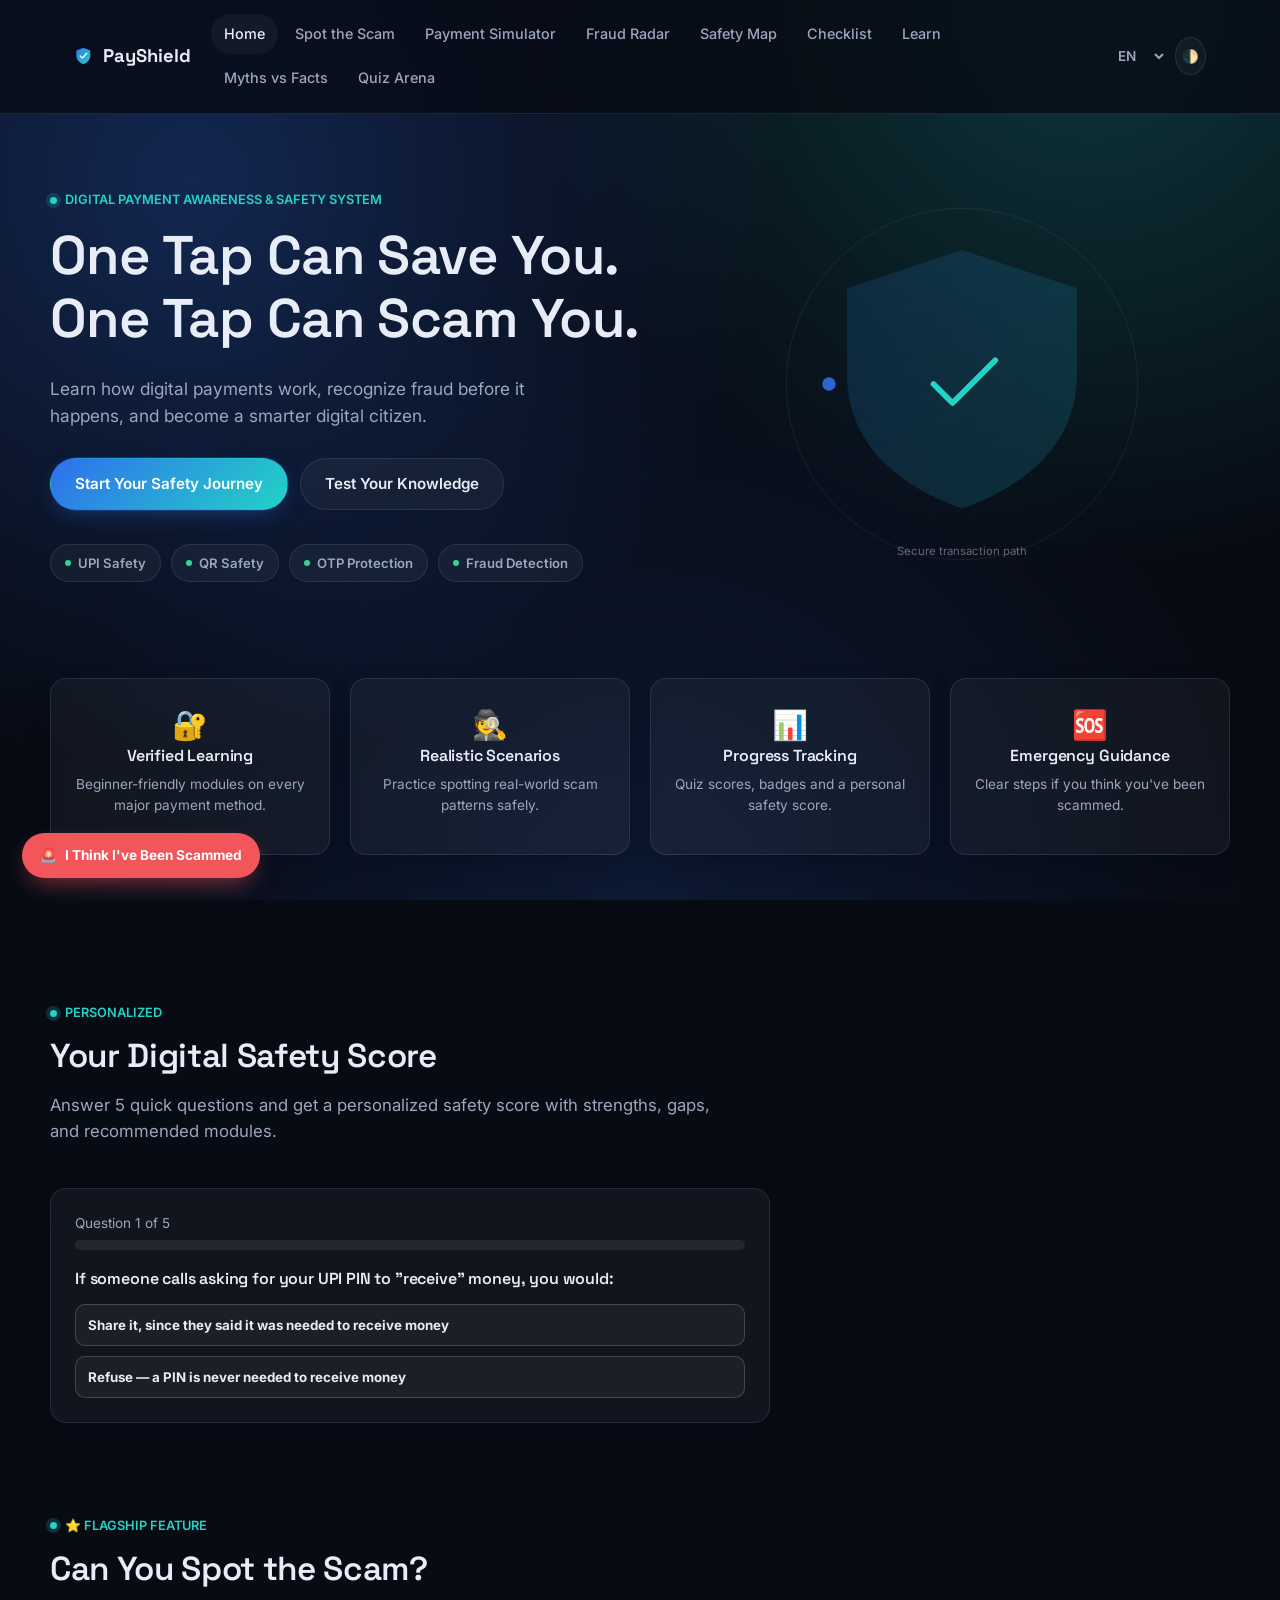
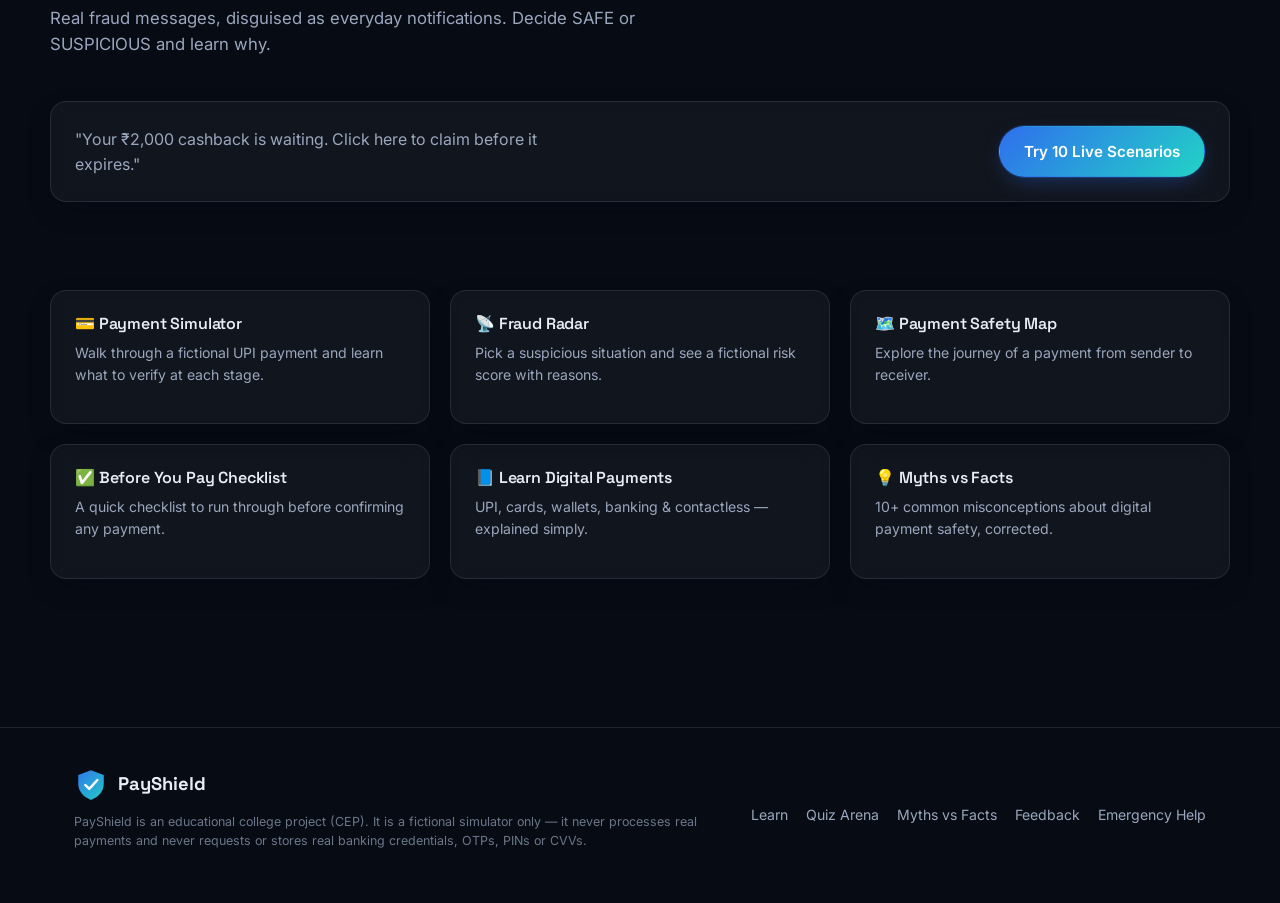
<file: payshield/frontend/pages/index.html>
<!DOCTYPE html>
<html lang="en">
<head>
<meta charset="UTF-8" />
<meta name="viewport" content="width=device-width, initial-scale=1.0" />
<title>PayShield — Think Before You Pay.</title>
<meta name="description" content="PayShield teaches you to use digital payments safely and spot fraud before it happens." />
<link rel="stylesheet" href="../css/style.css" />
</head>
<body data-page="home">

<div id="navbar-root"></div>

<header class="hero container">
  <div>
    <div class="eyebrow">DIGITAL PAYMENT AWARENESS &amp; SAFETY SYSTEM</div>
    <h1 data-i18n="hero_headline">One Tap Can Save You. One Tap Can Scam You.</h1>
    <p class="hero-sub" data-i18n="hero_sub">Learn how digital payments work, recognize fraud before it happens, and become a smarter digital citizen.</p>
    <div class="hero-cta">
      <a href="learn.html" class="btn btn-primary" data-i18n="hero_cta1">Start Your Safety Journey</a>
      <a href="quiz.html" class="btn btn-ghost" data-i18n="hero_cta2">Test Your Knowledge</a>
    </div>
    <div class="hero-badges">
      <span class="chip"><span class="dot"></span> UPI Safety</span>
      <span class="chip"><span class="dot"></span> QR Safety</span>
      <span class="chip"><span class="dot"></span> OTP Protection</span>
      <span class="chip"><span class="dot"></span> Fraud Detection</span>
    </div>
  </div>

  <div class="hero-visual">
    <div class="shield-stage">
      <svg viewBox="0 0 400 400" xmlns="http://www.w3.org/2000/svg">
        <defs>
          <linearGradient id="heroShieldGrad" x1="0" y1="0" x2="400" y2="400" gradientUnits="userSpaceOnUse">
            <stop stop-color="#2F6FED"/><stop offset="1" stop-color="#22D3C6"/>
          </linearGradient>
          <path id="orbitPath" d="M 60 200 C 60 100, 340 100, 340 200 C 340 300, 60 300, 60 200 Z" fill="none"/>
        </defs>
        <circle cx="200" cy="200" r="185" fill="none" stroke="currentColor" stroke-opacity="0.08" stroke-width="1"/>
        <path d="M200 60 L320 100 V190 C320 260 270 305 200 330 C130 305 80 260 80 190 V100 Z" fill="url(#heroShieldGrad)" opacity="0.16" stroke="url(#heroShieldGrad)" stroke-width="2"/>
        <path d="M170 200 L190 220 L235 175" stroke="#22D3C6" stroke-width="6" stroke-linecap="round" stroke-linejoin="round" fill="none"/>
        <g opacity="0.9">
          <circle r="7" fill="#2F6FED" class="pulse-dot" style="offset-path:path('M 60 200 C 60 100, 340 100, 340 200 C 340 300, 60 300, 60 200 Z');"/>
        </g>
        <text x="200" y="380" text-anchor="middle" fill="currentColor" opacity="0.4" font-size="12" font-family="Inter">Secure transaction path</text>
      </svg>
    </div>
  </div>
</header>

<section class="section-tight container">
  <div class="grid grid-4">
    <div class="card card-hover center"><div style="font-size:1.8rem;">🔐</div><h4>Verified Learning</h4><p style="font-size:.85rem;">Beginner-friendly modules on every major payment method.</p></div>
    <div class="card card-hover center"><div style="font-size:1.8rem;">🕵️</div><h4>Realistic Scenarios</h4><p style="font-size:.85rem;">Practice spotting real-world scam patterns safely.</p></div>
    <div class="card card-hover center"><div style="font-size:1.8rem;">📊</div><h4>Progress Tracking</h4><p style="font-size:.85rem;">Quiz scores, badges and a personal safety score.</p></div>
    <div class="card card-hover center"><div style="font-size:1.8rem;">🆘</div><h4>Emergency Guidance</h4><p style="font-size:.85rem;">Clear steps if you think you've been scammed.</p></div>
  </div>
</section>

<!-- Digital Safety Score -->
<section class="section container">
  <div class="section-head">
    <div class="eyebrow">PERSONALIZED</div>
    <h2>Your Digital Safety Score</h2>
    <p>Answer 5 quick questions and get a personalized safety score with strengths, gaps, and recommended modules.</p>
  </div>
  <div class="card" id="safetyScoreCard" style="max-width:720px;">
    <div id="safetyScoreQuiz"></div>
  </div>
</section>

<!-- Spot the Scam teaser -->
<section class="section container" style="padding-top:0;">
  <div class="section-head">
    <div class="eyebrow">⭐ FLAGSHIP FEATURE</div>
    <h2>Can You Spot the Scam?</h2>
    <p>Real fraud messages, disguised as everyday notifications. Decide SAFE or SUSPICIOUS and learn why.</p>
  </div>
  <div class="card" style="display:flex; align-items:center; justify-content:space-between; gap:20px; flex-wrap:wrap;">
    <div style="max-width:480px;">
      <p style="margin:0;">"Your ₹2,000 cashback is waiting. Click here to claim before it expires."</p>
    </div>
    <a href="scenarios.html" class="btn btn-primary">Try 10 Live Scenarios</a>
  </div>
</section>

<!-- Feature grid -->
<section class="section container" style="padding-top:0;">
  <div class="grid grid-3">
    <a href="simulator.html" class="card card-hover"><h4>💳 Payment Simulator</h4><p style="font-size:.88rem;">Walk through a fictional UPI payment and learn what to verify at each stage.</p></a>
    <a href="fraud-radar.html" class="card card-hover"><h4>📡 Fraud Radar</h4><p style="font-size:.88rem;">Pick a suspicious situation and see a fictional risk score with reasons.</p></a>
    <a href="safety-map.html" class="card card-hover"><h4>🗺️ Payment Safety Map</h4><p style="font-size:.88rem;">Explore the journey of a payment from sender to receiver.</p></a>
    <a href="checklist.html" class="card card-hover"><h4>✅ Before You Pay Checklist</h4><p style="font-size:.88rem;">A quick checklist to run through before confirming any payment.</p></a>
    <a href="learn.html" class="card card-hover"><h4>📘 Learn Digital Payments</h4><p style="font-size:.88rem;">UPI, cards, wallets, banking &amp; contactless — explained simply.</p></a>
    <a href="myths.html" class="card card-hover"><h4>💡 Myths vs Facts</h4><p style="font-size:.88rem;">10+ common misconceptions about digital payment safety, corrected.</p></a>
  </div>
</section>

<div id="footer-root"></div>

<script src="../js/api.js"></script>
<script src="../js/i18n.js"></script>
<script src="../js/main.js"></script>
<script src="../components/components.js"></script>
<script src="../js/safetyScore.js"></script>
<script>PayShieldComponents.mount('home');</script>
</body>
</html>
</file>
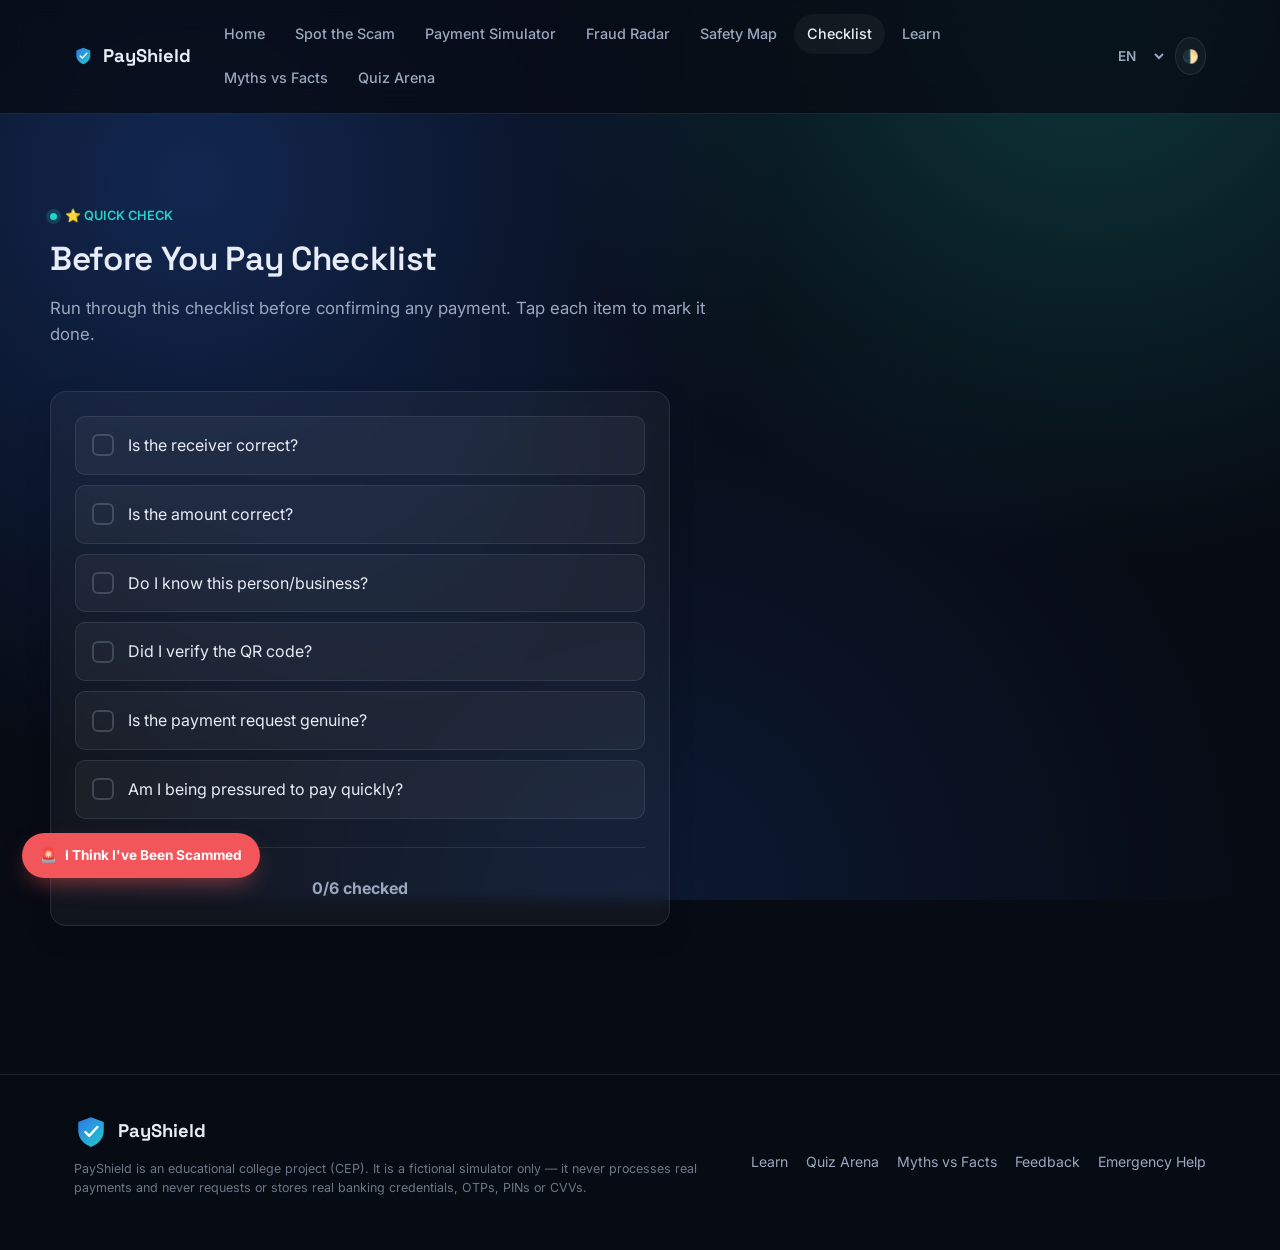
<file: payshield/frontend/pages/checklist.html>
<!DOCTYPE html>
<html lang="en">
<head>
<meta charset="UTF-8" />
<meta name="viewport" content="width=device-width, initial-scale=1.0" />
<title>Before You Pay Checklist — PayShield</title>
<link rel="stylesheet" href="../css/style.css" />
</head>
<body data-page="checklist">

<div id="navbar-root"></div>

<section class="section container">
  <div class="section-head">
    <div class="eyebrow">⭐ QUICK CHECK</div>
    <h2>Before You Pay Checklist</h2>
    <p>Run through this checklist before confirming any payment. Tap each item to mark it done.</p>
  </div>

  <div class="card" style="max-width:620px;">
    <div id="checklistItems"></div>
    <div class="divider"></div>
    <div id="checklistResult" class="center" style="font-weight:700;"></div>
  </div>
</section>

<div id="footer-root"></div>

<script src="../js/api.js"></script>
<script src="../js/i18n.js"></script>
<script src="../js/main.js"></script>
<script src="../components/components.js"></script>
<script src="../js/checklist.js"></script>
<script>PayShieldComponents.mount('checklist');</script>
</body>
</html>
</file>
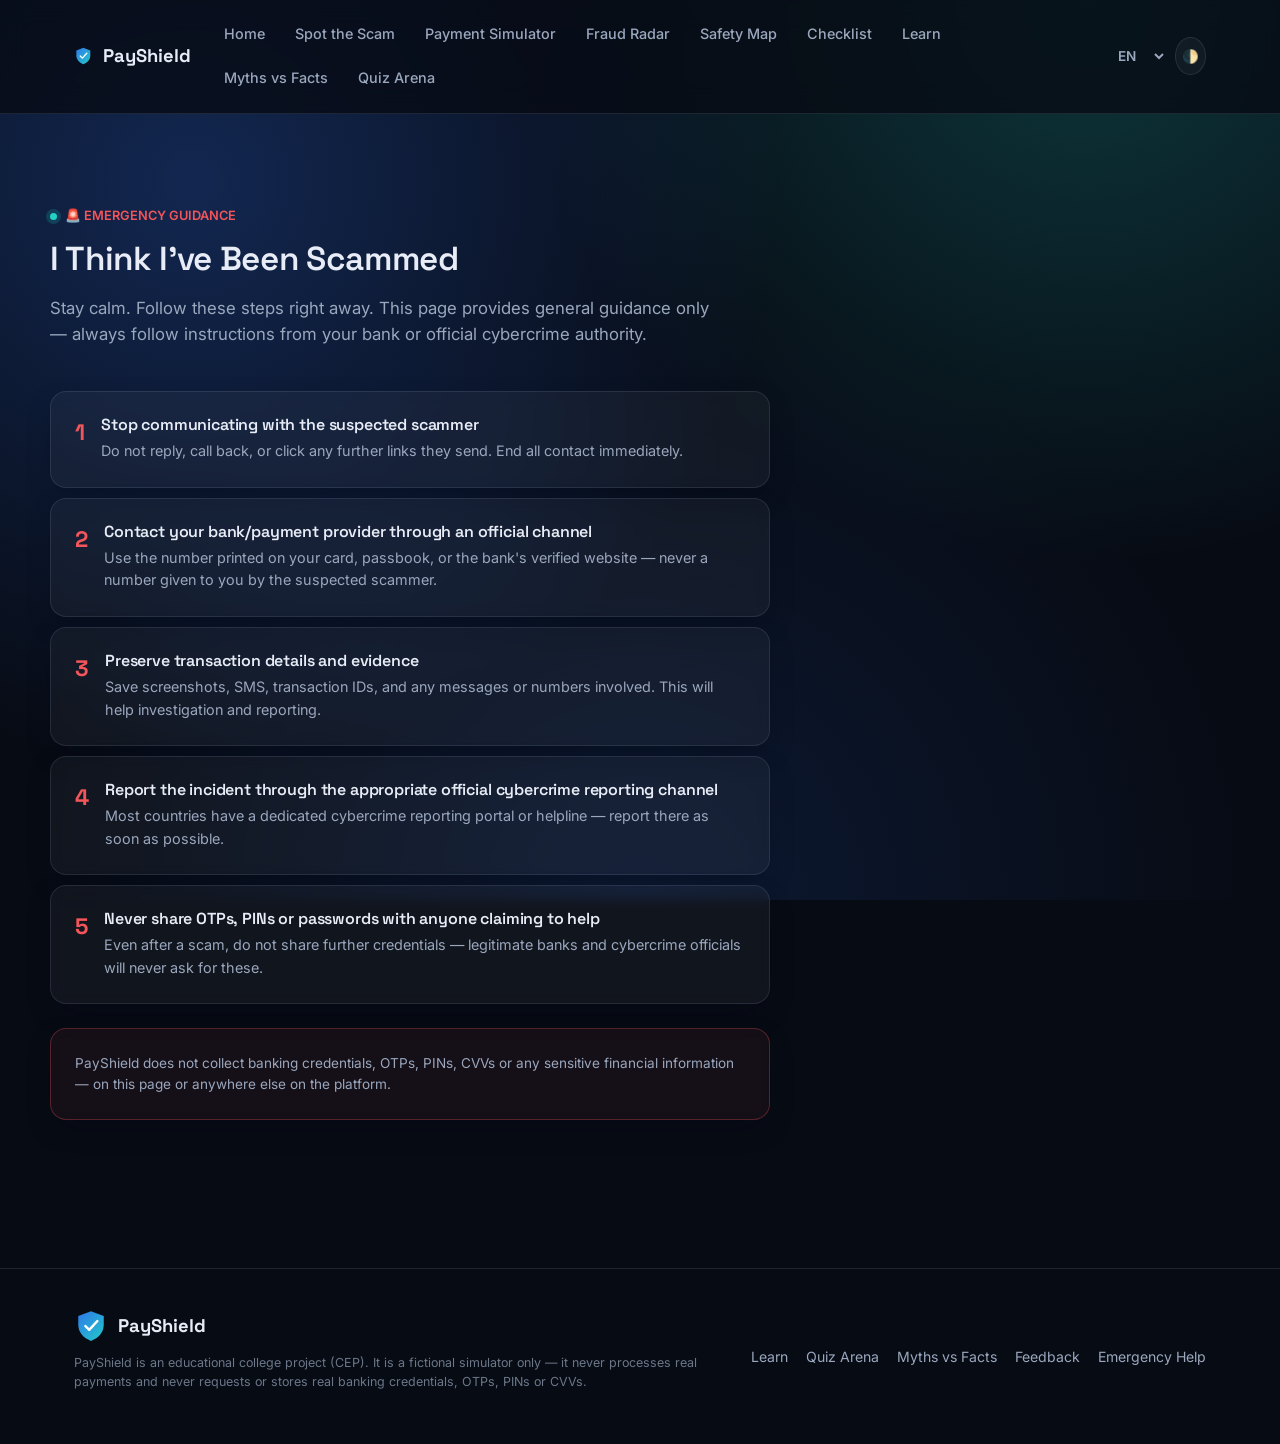
<file: payshield/frontend/pages/emergency.html>
<!DOCTYPE html>
<html lang="en">
<head>
<meta charset="UTF-8" />
<meta name="viewport" content="width=device-width, initial-scale=1.0" />
<title>I Think I've Been Scammed — PayShield Emergency Help</title>
<link rel="stylesheet" href="../css/style.css" />
</head>
<body data-page="emergency">

<div id="navbar-root"></div>

<section class="section container">
  <div class="section-head">
    <div class="eyebrow" style="color:var(--danger);">🚨 EMERGENCY GUIDANCE</div>
    <h2>I Think I've Been Scammed</h2>
    <p>Stay calm. Follow these steps right away. This page provides general guidance only — always follow instructions from your bank or official cybercrime authority.</p>
  </div>

  <div class="stack" style="max-width:720px;">
    <div class="card" style="display:flex;gap:16px;">
      <div style="font-family:var(--font-display);font-weight:700;font-size:1.4rem;color:var(--danger);">1</div>
      <div><h4 style="margin-bottom:6px;">Stop communicating with the suspected scammer</h4><p style="margin:0;font-size:.9rem;">Do not reply, call back, or click any further links they send. End all contact immediately.</p></div>
    </div>
    <div class="card" style="display:flex;gap:16px;">
      <div style="font-family:var(--font-display);font-weight:700;font-size:1.4rem;color:var(--danger);">2</div>
      <div><h4 style="margin-bottom:6px;">Contact your bank/payment provider through an official channel</h4><p style="margin:0;font-size:.9rem;">Use the number printed on your card, passbook, or the bank's verified website — never a number given to you by the suspected scammer.</p></div>
    </div>
    <div class="card" style="display:flex;gap:16px;">
      <div style="font-family:var(--font-display);font-weight:700;font-size:1.4rem;color:var(--danger);">3</div>
      <div><h4 style="margin-bottom:6px;">Preserve transaction details and evidence</h4><p style="margin:0;font-size:.9rem;">Save screenshots, SMS, transaction IDs, and any messages or numbers involved. This will help investigation and reporting.</p></div>
    </div>
    <div class="card" style="display:flex;gap:16px;">
      <div style="font-family:var(--font-display);font-weight:700;font-size:1.4rem;color:var(--danger);">4</div>
      <div><h4 style="margin-bottom:6px;">Report the incident through the appropriate official cybercrime reporting channel</h4><p style="margin:0;font-size:.9rem;">Most countries have a dedicated cybercrime reporting portal or helpline — report there as soon as possible.</p></div>
    </div>
    <div class="card" style="display:flex;gap:16px;">
      <div style="font-family:var(--font-display);font-weight:700;font-size:1.4rem;color:var(--danger);">5</div>
      <div><h4 style="margin-bottom:6px;">Never share OTPs, PINs or passwords with anyone claiming to help</h4><p style="margin:0;font-size:.9rem;">Even after a scam, do not share further credentials — legitimate banks and cybercrime officials will never ask for these.</p></div>
    </div>
  </div>

  <div class="card" style="max-width:720px;margin-top:24px;background:rgba(242,85,90,.06);border-color:rgba(242,85,90,.3);">
    <p style="margin:0;font-size:.85rem;">PayShield does not collect banking credentials, OTPs, PINs, CVVs or any sensitive financial information — on this page or anywhere else on the platform.</p>
  </div>
</section>

<div id="footer-root"></div>

<script src="../js/api.js"></script>
<script src="../js/i18n.js"></script>
<script src="../js/main.js"></script>
<script src="../components/components.js"></script>
<script>PayShieldComponents.mount('emergency');</script>
</body>
</html>
</file>
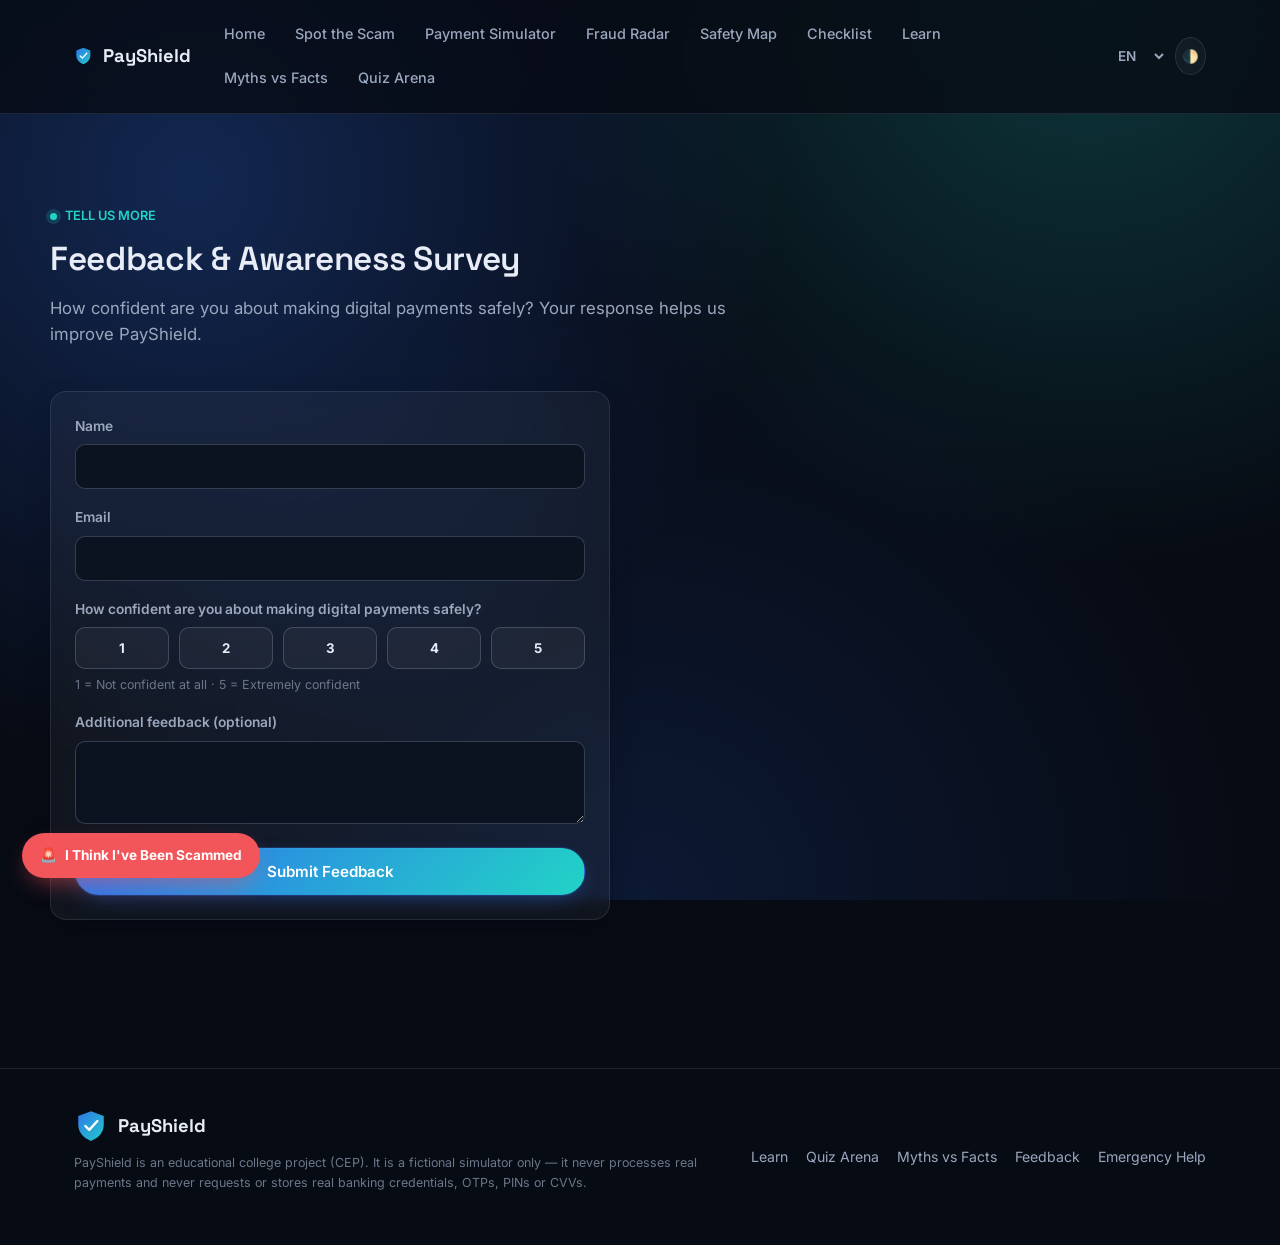
<file: payshield/frontend/pages/feedback.html>
<!DOCTYPE html>
<html lang="en">
<head>
<meta charset="UTF-8" />
<meta name="viewport" content="width=device-width, initial-scale=1.0" />
<title>Feedback &amp; Awareness Survey — PayShield</title>
<link rel="stylesheet" href="../css/style.css" />
</head>
<body data-page="feedback">

<div id="navbar-root"></div>

<section class="section container">
  <div class="section-head">
    <div class="eyebrow">TELL US MORE</div>
    <h2>Feedback &amp; Awareness Survey</h2>
    <p>How confident are you about making digital payments safely? Your response helps us improve PayShield.</p>
  </div>

  <div class="card" style="max-width:560px;">
    <div id="feedbackSuccess" style="display:none;" class="center">
      <div style="font-size:2rem;">✅</div>
      <h3>Thank you!</h3>
      <p>Your feedback has been recorded.</p>
    </div>
    <form id="feedbackForm">
      <div class="form-group">
        <label for="fName">Name</label>
        <input type="text" id="fName" required />
      </div>
      <div class="form-group">
        <label for="fEmail">Email</label>
        <input type="email" id="fEmail" required />
      </div>
      <div class="form-group">
        <label>How confident are you about making digital payments safely?</label>
        <div class="decision-row" id="ratingRow">
          <button type="button" class="decision-btn" data-rating="1">1</button>
          <button type="button" class="decision-btn" data-rating="2">2</button>
          <button type="button" class="decision-btn" data-rating="3">3</button>
          <button type="button" class="decision-btn" data-rating="4">4</button>
          <button type="button" class="decision-btn" data-rating="5">5</button>
        </div>
        <p class="form-hint">1 = Not confident at all · 5 = Extremely confident</p>
      </div>
      <div class="form-group">
        <label for="fMessage">Additional feedback (optional)</label>
        <textarea id="fMessage" rows="3"></textarea>
      </div>
      <div id="feedbackError" style="color:var(--danger); font-size:.85rem; margin-bottom:12px;"></div>
      <button type="submit" class="btn btn-primary btn-block">Submit Feedback</button>
    </form>
  </div>
</section>

<div id="footer-root"></div>

<script src="../js/localData.js"></script>
<script src="../js/api.js"></script>
<script src="../js/i18n.js"></script>
<script src="../js/main.js"></script>
<script src="../components/components.js"></script>
<script src="../js/feedback.js"></script>
<script>PayShieldComponents.mount('feedback');</script>
</body>
</html>
</file>
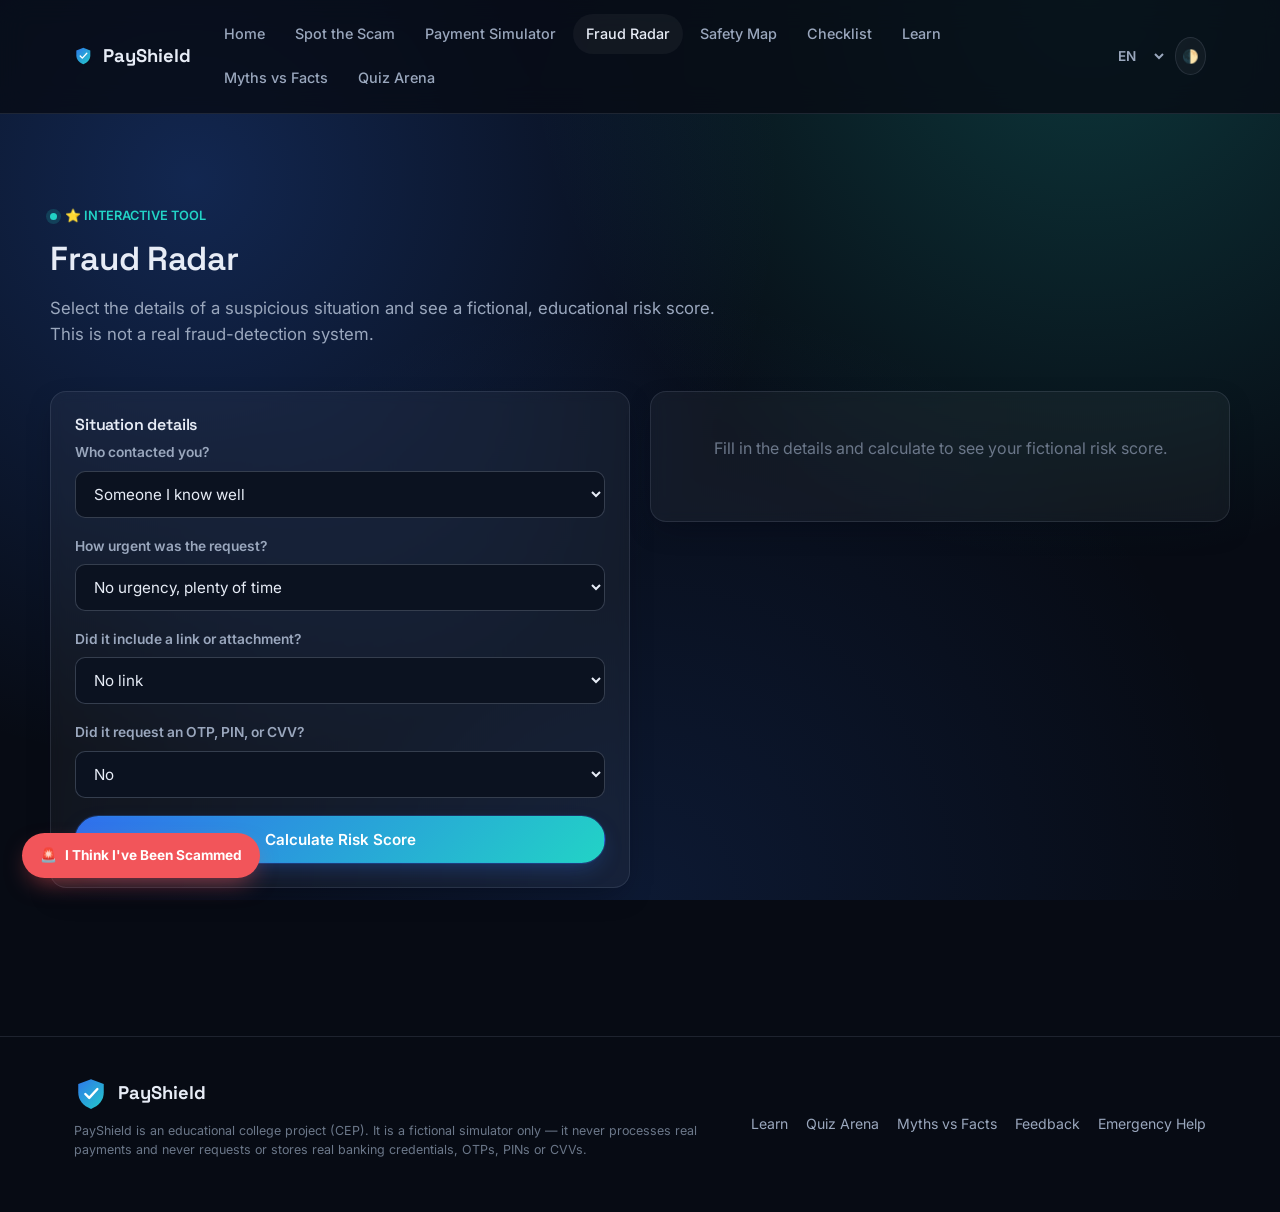
<file: payshield/frontend/pages/fraud-radar.html>
<!DOCTYPE html>
<html lang="en">
<head>
<meta charset="UTF-8" />
<meta name="viewport" content="width=device-width, initial-scale=1.0" />
<title>Fraud Radar — PayShield</title>
<link rel="stylesheet" href="../css/style.css" />
</head>
<body data-page="radar">

<div id="navbar-root"></div>

<section class="section container">
  <div class="section-head">
    <div class="eyebrow">⭐ INTERACTIVE TOOL</div>
    <h2>Fraud Radar</h2>
    <p>Select the details of a suspicious situation and see a fictional, educational risk score. This is not a real fraud-detection system.</p>
  </div>

  <div class="grid grid-2" style="align-items:start;">
    <div class="card">
      <h4>Situation details</h4>
      <div class="form-group">
        <label>Who contacted you?</label>
        <select id="radarSender">
          <option value="0">Someone I know well</option>
          <option value="15">A verified official number/email</option>
          <option value="30">An unknown number or email</option>
        </select>
      </div>
      <div class="form-group">
        <label>How urgent was the request?</label>
        <select id="radarUrgency">
          <option value="0">No urgency, plenty of time</option>
          <option value="10">Somewhat urgent</option>
          <option value="25">Extremely urgent / immediate deadline</option>
        </select>
      </div>
      <div class="form-group">
        <label>Did it include a link or attachment?</label>
        <select id="radarLink">
          <option value="0">No link</option>
          <option value="20">A link from a known official domain</option>
          <option value="25">An unfamiliar or shortened link</option>
        </select>
      </div>
      <div class="form-group">
        <label>Did it request an OTP, PIN, or CVV?</label>
        <select id="radarOtp">
          <option value="0">No</option>
          <option value="20">Yes</option>
        </select>
      </div>
      <button class="btn btn-primary btn-block" id="radarCalcBtn">Calculate Risk Score</button>
    </div>

    <div class="card">
      <div id="radarResult" class="risk-meter">
        <p style="color:var(--text-faint);">Fill in the details and calculate to see your fictional risk score.</p>
      </div>
    </div>
  </div>
</section>

<div id="footer-root"></div>

<script src="../js/api.js"></script>
<script src="../js/i18n.js"></script>
<script src="../js/main.js"></script>
<script src="../components/components.js"></script>
<script src="../js/fraudRadar.js"></script>
<script>PayShieldComponents.mount('radar');</script>
</body>
</html>
</file>
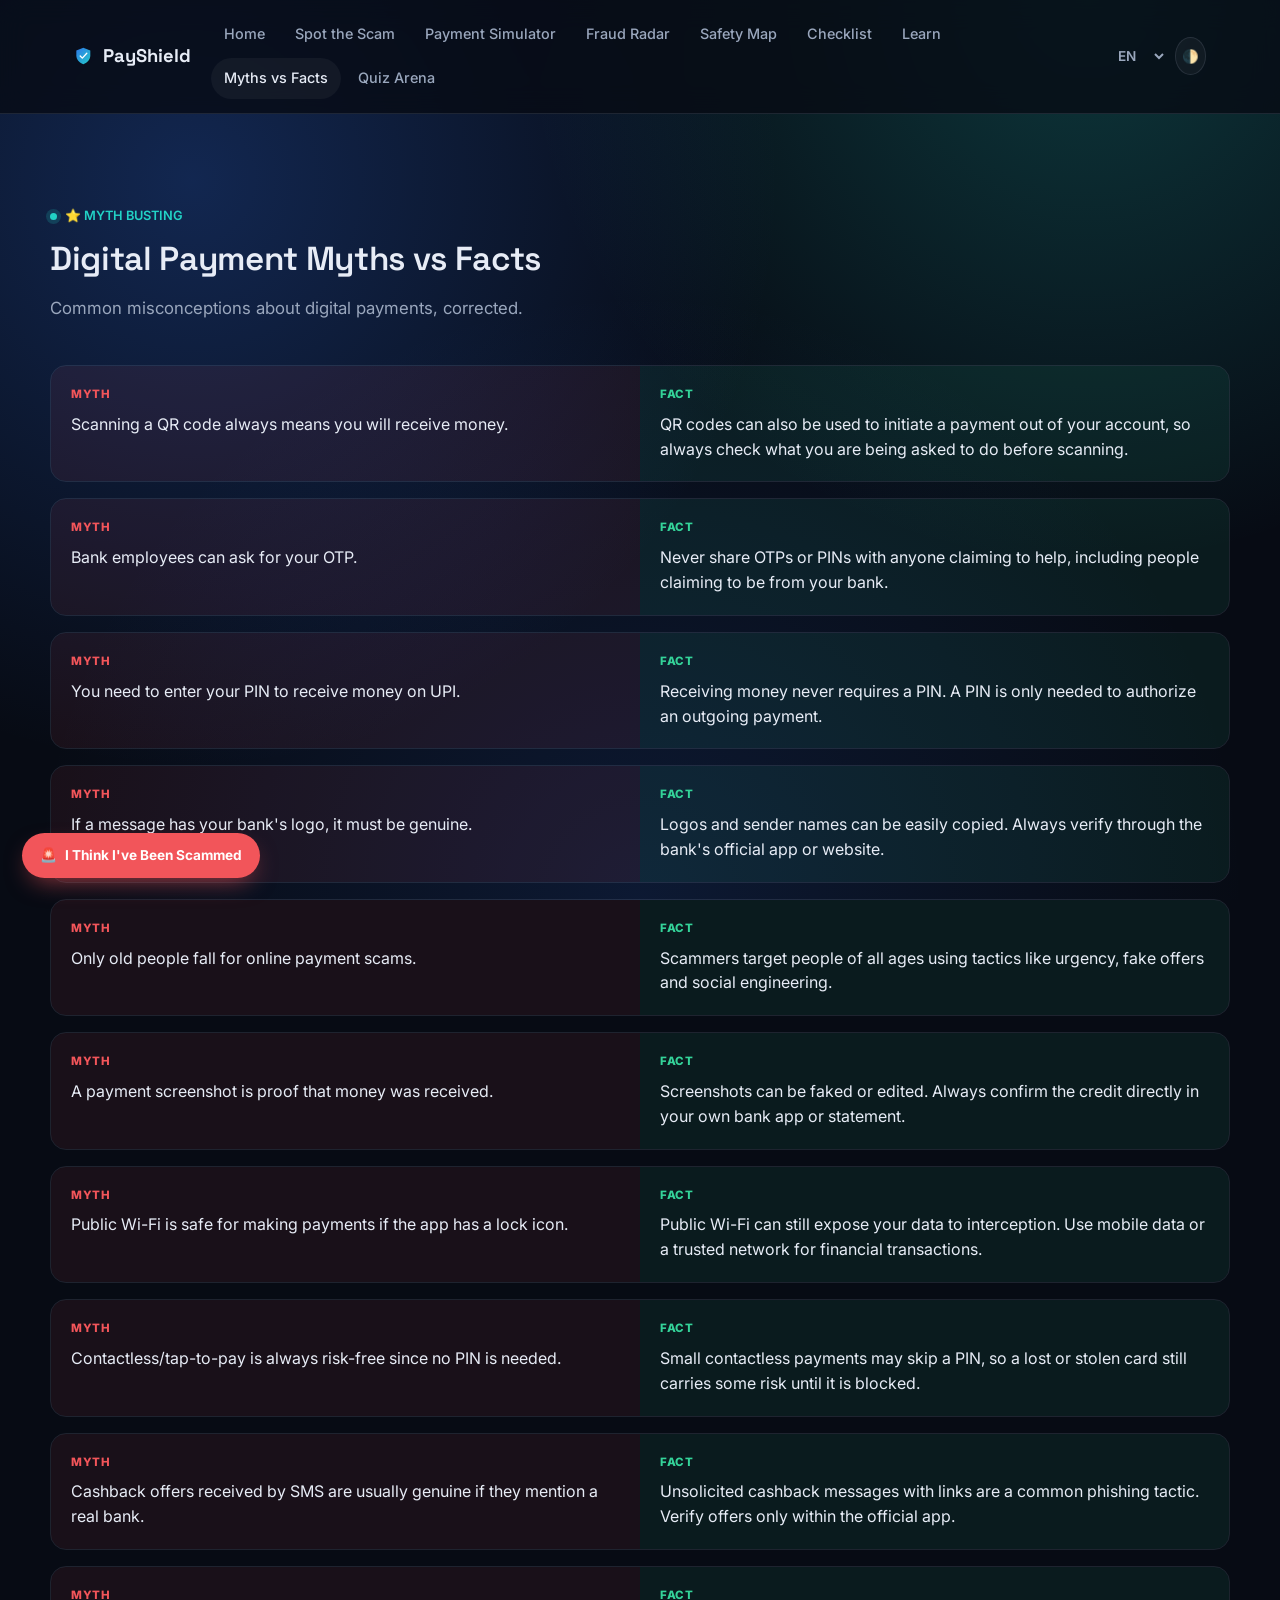
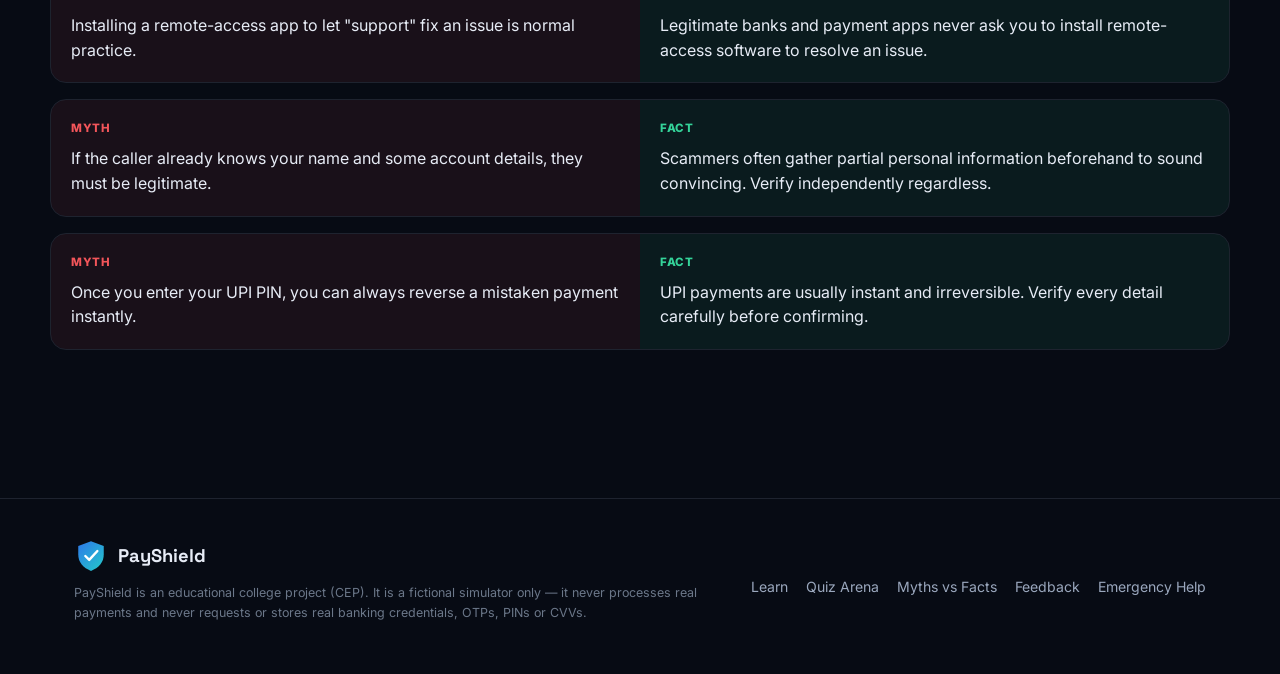
<file: payshield/frontend/pages/myths.html>
<!DOCTYPE html>
<html lang="en">
<head>
<meta charset="UTF-8" />
<meta name="viewport" content="width=device-width, initial-scale=1.0" />
<title>Digital Payment Myths vs Facts — PayShield</title>
<link rel="stylesheet" href="../css/style.css" />
</head>
<body data-page="myths">

<div id="navbar-root"></div>

<section class="section container">
  <div class="section-head">
    <div class="eyebrow">⭐ MYTH BUSTING</div>
    <h2>Digital Payment Myths vs Facts</h2>
    <p>Common misconceptions about digital payments, corrected.</p>
  </div>

  <div class="stack" id="mythsList" style="gap:16px;"></div>
</section>

<div id="footer-root"></div>

<script src="../js/api.js"></script>
<script src="../js/i18n.js"></script>
<script src="../js/main.js"></script>
<script src="../components/components.js"></script>
<script src="../js/myths.js"></script>
<script>PayShieldComponents.mount('myths');</script>
</body>
</html>
</file>
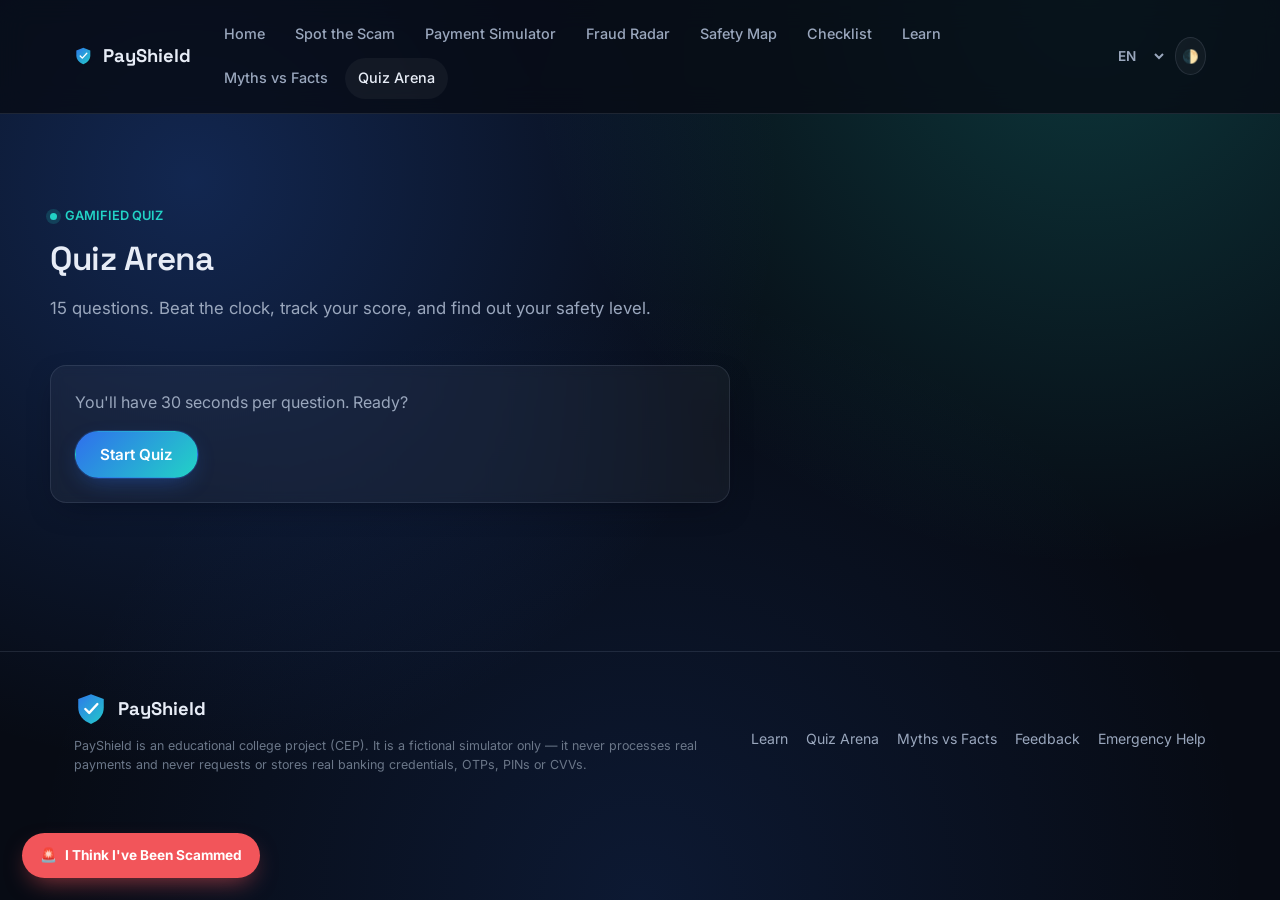
<file: payshield/frontend/pages/quiz.html>
<!DOCTYPE html>
<html lang="en">
<head>
<meta charset="UTF-8" />
<meta name="viewport" content="width=device-width, initial-scale=1.0" />
<title>Quiz Arena — PayShield</title>
<link rel="stylesheet" href="../css/style.css" />
</head>
<body data-page="quiz">

<div id="navbar-root"></div>

<section class="section container">
  <div class="section-head">
    <div class="eyebrow">GAMIFIED QUIZ</div>
    <h2>Quiz Arena</h2>
    <p>15 questions. Beat the clock, track your score, and find out your safety level.</p>
  </div>

  <div class="card" style="max-width:680px;" id="quizCard">
    <div id="quizIntro">
      <p>You'll have 30 seconds per question. Ready?</p>
      <button class="btn btn-primary" id="quizStartBtn">Start Quiz</button>
    </div>
    <div id="quizPlay" style="display:none;"></div>
    <div id="quizResultView" style="display:none;"></div>
  </div>
</section>

<div id="footer-root"></div>

<script src="../js/localData.js"></script>
<script src="../js/api.js"></script>
<script src="../js/i18n.js"></script>
<script src="../js/main.js"></script>
<script src="../components/components.js"></script>
<script src="../js/quiz.js"></script>
<script>PayShieldComponents.mount('quiz');</script>
</body>
</html>
</file>
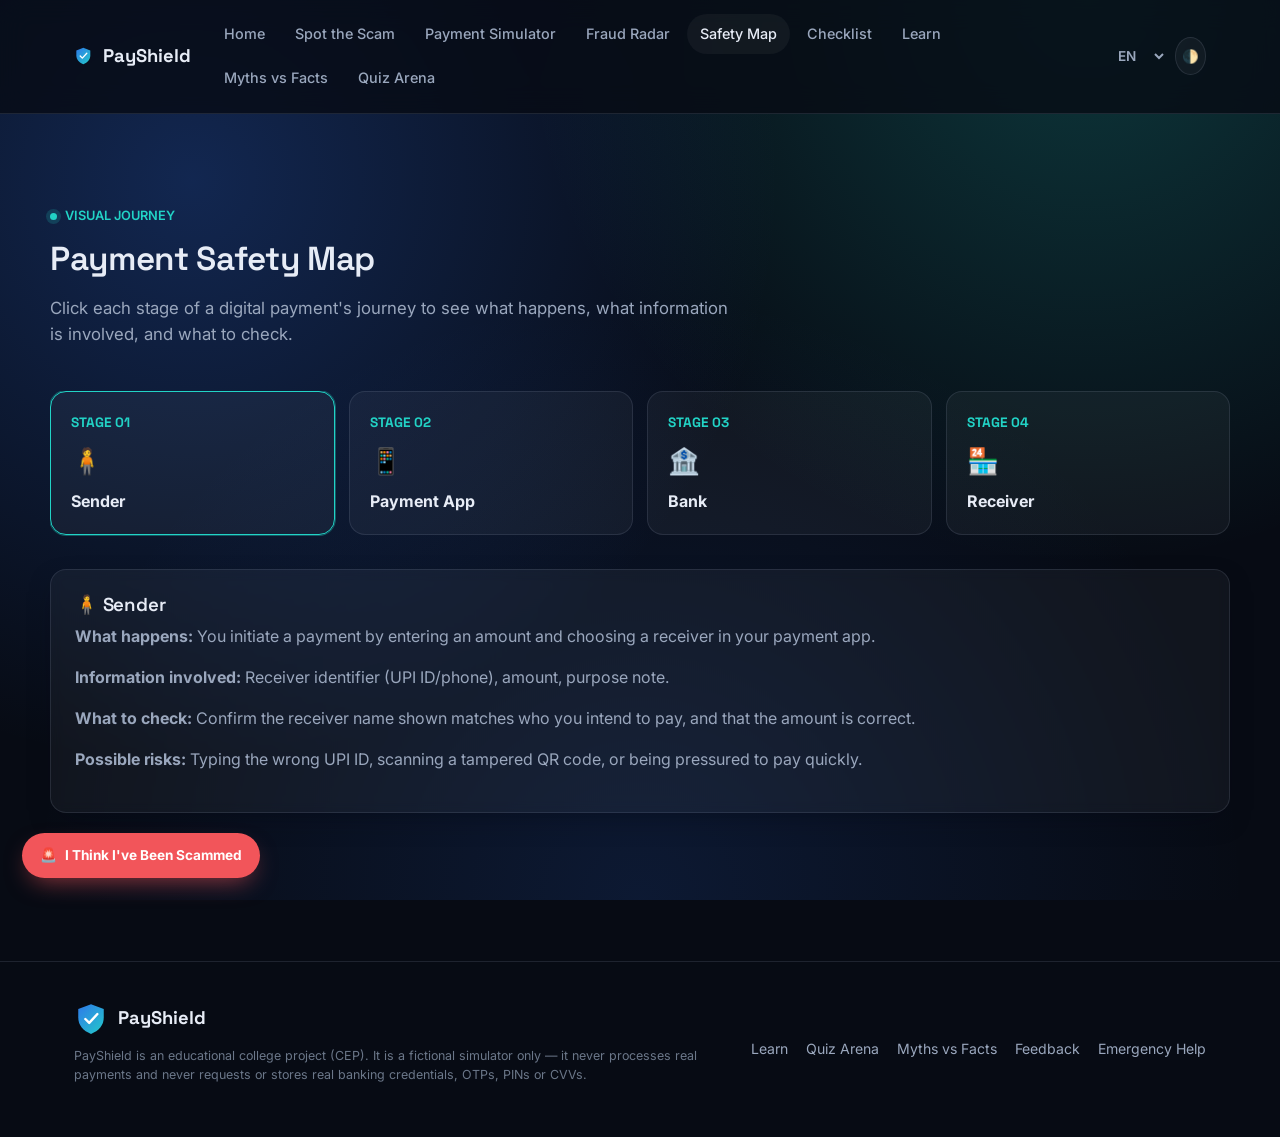
<file: payshield/frontend/pages/safety-map.html>
<!DOCTYPE html>
<html lang="en">
<head>
<meta charset="UTF-8" />
<meta name="viewport" content="width=device-width, initial-scale=1.0" />
<title>Payment Safety Map — PayShield</title>
<link rel="stylesheet" href="../css/style.css" />
</head>
<body data-page="map">

<div id="navbar-root"></div>

<section class="section container">
  <div class="section-head">
    <div class="eyebrow">VISUAL JOURNEY</div>
    <h2>Payment Safety Map</h2>
    <p>Click each stage of a digital payment's journey to see what happens, what information is involved, and what to check.</p>
  </div>

  <div class="journey-map" id="journeyMap"></div>
  <div class="card journey-detail" id="journeyDetail"></div>
</section>

<div id="footer-root"></div>

<script src="../js/api.js"></script>
<script src="../js/i18n.js"></script>
<script src="../js/main.js"></script>
<script src="../components/components.js"></script>
<script src="../js/safetyMap.js"></script>
<script>PayShieldComponents.mount('map');</script>
</body>
</html>
</file>
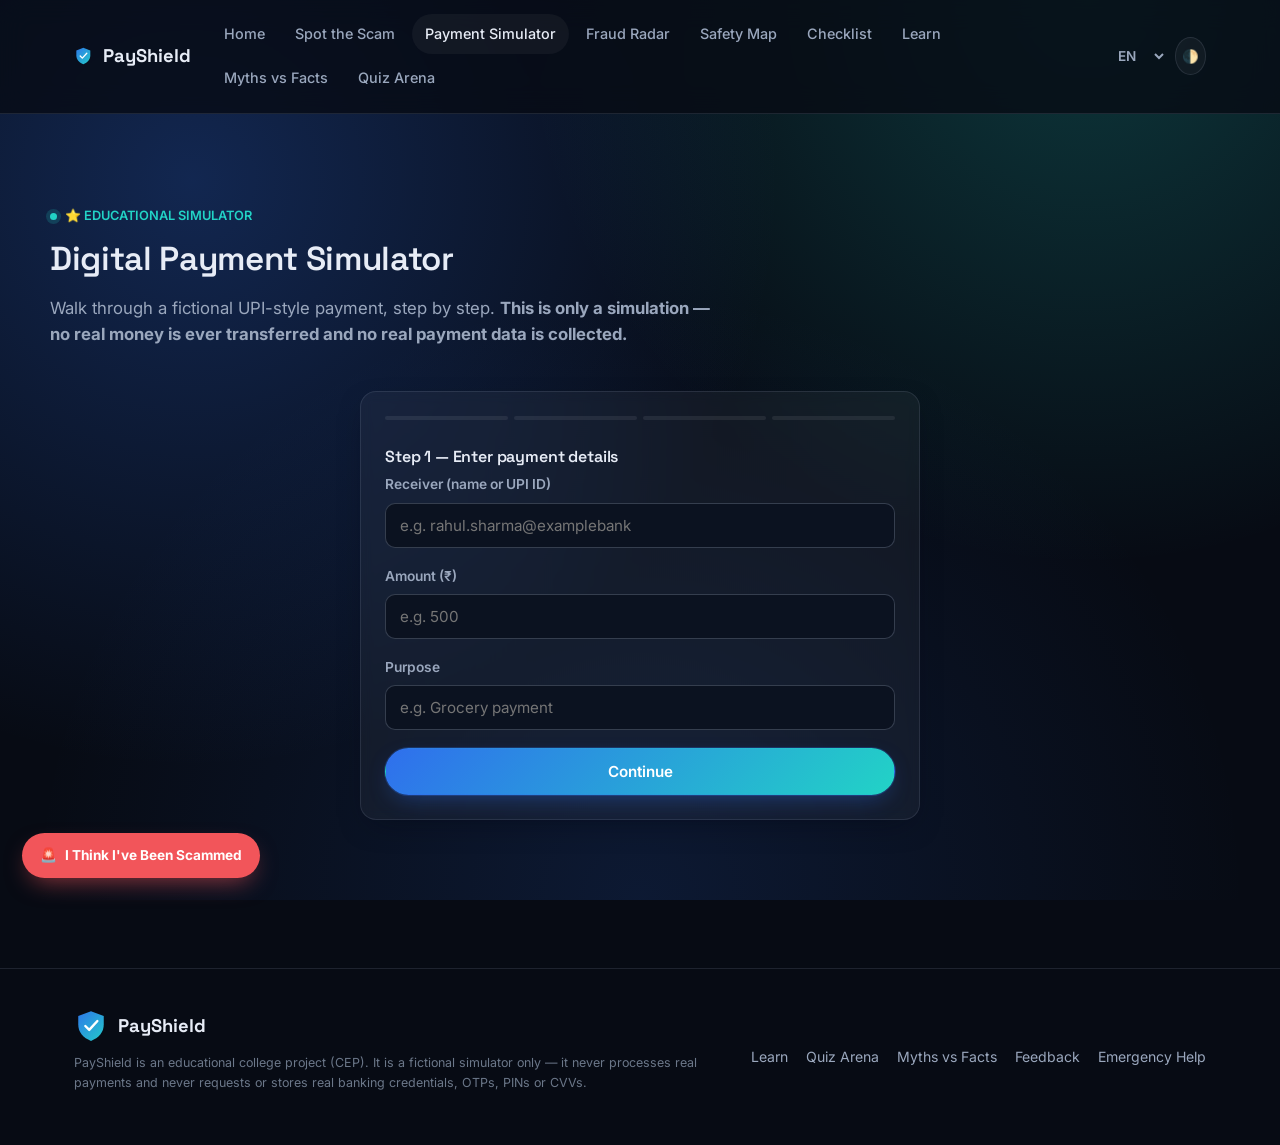
<file: payshield/frontend/pages/simulator.html>
<!DOCTYPE html>
<html lang="en">
<head>
<meta charset="UTF-8" />
<meta name="viewport" content="width=device-width, initial-scale=1.0" />
<title>Digital Payment Simulator — PayShield</title>
<link rel="stylesheet" href="../css/style.css" />
</head>
<body data-page="simulator">

<div id="navbar-root"></div>

<section class="section container">
  <div class="section-head">
    <div class="eyebrow">⭐ EDUCATIONAL SIMULATOR</div>
    <h2>Digital Payment Simulator</h2>
    <p>Walk through a fictional UPI-style payment, step by step. <strong>This is only a simulation — no real money is ever transferred and no real payment data is collected.</strong></p>
  </div>

  <div class="card simulator-stage">
    <div class="sim-progress">
      <span id="simBar1"></span><span id="simBar2"></span><span id="simBar3"></span><span id="simBar4"></span>
    </div>

    <div class="sim-step active" id="simStep1">
      <h4>Step 1 — Enter payment details</h4>
      <div class="form-group">
        <label for="simReceiver">Receiver (name or UPI ID)</label>
        <input type="text" id="simReceiver" placeholder="e.g. rahul.sharma@examplebank" />
      </div>
      <div class="form-group">
        <label for="simAmount">Amount (₹)</label>
        <input type="number" id="simAmount" placeholder="e.g. 500" min="1" />
      </div>
      <div class="form-group">
        <label for="simPurpose">Purpose</label>
        <input type="text" id="simPurpose" placeholder="e.g. Grocery payment" />
      </div>
      <button class="btn btn-primary btn-block" id="simToStep2">Continue</button>
    </div>

    <div class="sim-step" id="simStep2">
      <h4>Step 2 — Receiver Verification</h4>
      <div class="sim-warning">STOP! Did you verify the receiver's name matches who you intend to pay?</div>
      <p>Receiver shown: <strong id="simReceiverShow"></strong></p>
      <p style="font-size:.85rem;">In a real transaction, always check the name displayed by your payment app before continuing — never rely on the UPI ID alone.</p>
      <div class="decision-row">
        <button class="decision-btn safe" id="simVerifiedYes">Yes, I verified it</button>
        <button class="decision-btn suspicious" id="simVerifiedNo">I'm not sure</button>
      </div>
    </div>

    <div class="sim-step" id="simStep3">
      <h4>Step 3 — Amount Confirmation</h4>
      <p>You are about to pay <strong id="simAmountShow"></strong> for <strong id="simPurposeShow"></strong>.</p>
      <div class="sim-warning">Double-check the amount. Scammers sometimes pre-fill a larger amount than expected on collect requests.</div>
      <button class="btn btn-primary btn-block" id="simToStep4">Confirm Amount</button>
    </div>

    <div class="sim-step" id="simStep4">
      <h4>Step 4 — Security Check</h4>
      <ul style="color:var(--text-dim); font-size:.9rem; padding-left:18px;">
        <li>✔ This is a request you initiated yourself</li>
        <li>✔ You verified the receiver's name</li>
        <li>✔ You are not being pressured or rushed</li>
        <li>✔ You are not entering a PIN to "receive" money</li>
      </ul>
      <div class="sim-warning">Remember: your UPI PIN authorizes an outgoing payment. Never enter it to receive funds.</div>
      <button class="btn btn-primary btn-block" id="simToComplete">Enter Simulated PIN &amp; Pay</button>
    </div>

    <div class="sim-step" id="simComplete">
      <div class="center">
        <div style="font-size:2.4rem;">✅</div>
        <h3>Simulation Complete</h3>
        <p><strong>No Real Money Was Transferred.</strong> This was a fictional walkthrough for learning purposes only.</p>
        <div class="card" style="text-align:left; margin-top:16px;">
          <p style="margin:0;font-size:.88rem;"><strong>Receiver:</strong> <span id="simSummaryReceiver"></span></p>
          <p style="margin:0;font-size:.88rem;"><strong>Amount:</strong> ₹<span id="simSummaryAmount"></span></p>
          <p style="margin:0;font-size:.88rem;"><strong>Purpose:</strong> <span id="simSummaryPurpose"></span></p>
        </div>
        <button class="btn btn-outline" id="simRestart" style="margin-top:18px;">Run Another Simulation</button>
      </div>
    </div>
  </div>
</section>

<div id="footer-root"></div>

<script src="../js/api.js"></script>
<script src="../js/i18n.js"></script>
<script src="../js/main.js"></script>
<script src="../components/components.js"></script>
<script src="../js/simulator.js"></script>
<script>PayShieldComponents.mount('simulator');</script>
</body>
</html>
</file>
<file: payshield/frontend/css/style.css>
/* ==========================================================================
   PayShield — Design System
   Fintech + cybersecurity aesthetic. Deep navy base, electric blue + cyan
   accent, glass surfaces, restrained motion.
   ========================================================================== */

@import url('https://fonts.googleapis.com/css2?family=Space+Grotesk:wght@500;600;700&family=Inter:wght@400;500;600;700&display=swap');

:root {
  /* Dark (default) palette */
  --bg: #070B14;
  --bg-soft: #0B1220;
  --bg-elevated: #111A2C;
  --surface: rgba(255, 255, 255, 0.045);
  --surface-strong: rgba(255, 255, 255, 0.075);
  --border: rgba(148, 163, 184, 0.16);
  --border-strong: rgba(148, 163, 184, 0.3);

  --text: #E7ECF6;
  --text-dim: #9AA7BD;
  --text-faint: #6B7789;

  --primary: #2F6FED;
  --primary-soft: #4C86FF;
  --cyan: #22D3C6;
  --cyan-soft: #5EEAE0;

  --success: #34D399;
  --warning: #F4B740;
  --danger: #F2555A;

  --grad-shield: linear-gradient(135deg, #2F6FED 0%, #22D3C6 100%);
  --grad-mesh: radial-gradient(circle at 15% 20%, rgba(47, 111, 237, 0.28), transparent 45%),
    radial-gradient(circle at 85% 0%, rgba(34, 211, 198, 0.22), transparent 40%),
    radial-gradient(circle at 50% 100%, rgba(47, 111, 237, 0.14), transparent 55%);

  --radius-sm: 10px;
  --radius-md: 16px;
  --radius-lg: 22px;
  --radius-full: 999px;

  --shadow-card: 0 10px 30px -12px rgba(4, 8, 20, 0.55);
  --shadow-glow: 0 0 0 1px rgba(47, 111, 237, 0.25), 0 8px 24px -8px rgba(47, 111, 237, 0.45);

  --container: 1180px;
  --font-display: 'Space Grotesk', 'Inter', sans-serif;
  --font-body: 'Inter', sans-serif;
}

[data-theme='light'] {
  --bg: #F4F7FC;
  --bg-soft: #ECF1F9;
  --bg-elevated: #FFFFFF;
  --surface: rgba(17, 26, 44, 0.03);
  --surface-strong: rgba(17, 26, 44, 0.06);
  --border: rgba(30, 41, 59, 0.1);
  --border-strong: rgba(30, 41, 59, 0.18);

  --text: #101828;
  --text-dim: #4B5768;
  --text-faint: #7C8798;

  --grad-mesh: radial-gradient(circle at 15% 20%, rgba(47, 111, 237, 0.14), transparent 45%),
    radial-gradient(circle at 85% 0%, rgba(34, 211, 198, 0.14), transparent 40%),
    radial-gradient(circle at 50% 100%, rgba(47, 111, 237, 0.08), transparent 55%);

  --shadow-card: 0 10px 24px -14px rgba(16, 24, 40, 0.25);
}

* { box-sizing: border-box; }
html { scroll-behavior: smooth; }

body {
  margin: 0;
  background: var(--bg);
  background-image: var(--grad-mesh);
  background-attachment: fixed;
  color: var(--text);
  font-family: var(--font-body);
  line-height: 1.55;
  -webkit-font-smoothing: antialiased;
  transition: background-color 0.25s ease, color 0.25s ease;
}

h1, h2, h3, h4, .display {
  font-family: var(--font-display);
  font-weight: 600;
  line-height: 1.15;
  margin: 0 0 0.5em;
  letter-spacing: -0.01em;
}

p { color: var(--text-dim); margin: 0 0 1em; }
a { color: inherit; text-decoration: none; }
img, svg { display: block; max-width: 100%; }
button { font-family: inherit; }

:focus-visible {
  outline: 2px solid var(--cyan);
  outline-offset: 2px;
  border-radius: 4px;
}

.container {
  max-width: var(--container);
  margin: 0 auto;
  padding: 0 24px;
}

.section { padding: 88px 0; }
.section-tight { padding: 56px 0; }

.section-head { max-width: 680px; margin: 0 0 44px; }
.section-head h2 { font-size: clamp(1.7rem, 2.6vw, 2.4rem); }
.section-head p { font-size: 1.05rem; }

.eyebrow {
  display: inline-flex;
  align-items: center;
  gap: 8px;
  font-size: 0.8rem;
  font-weight: 600;
  color: var(--cyan);
  margin-bottom: 14px;
}
.eyebrow::before {
  content: '';
  width: 7px; height: 7px;
  border-radius: 50%;
  background: var(--cyan);
  box-shadow: 0 0 0 4px rgba(34, 211, 198, 0.18);
}

/* ---------- Buttons ---------- */
.btn {
  display: inline-flex;
  align-items: center;
  justify-content: center;
  gap: 8px;
  padding: 13px 24px;
  border-radius: var(--radius-full);
  border: 1px solid transparent;
  font-weight: 600;
  font-size: 0.95rem;
  cursor: pointer;
  transition: transform 0.15s ease, box-shadow 0.2s ease, background 0.2s ease, border-color .2s ease;
  white-space: nowrap;
}
.btn:active { transform: scale(0.97); }

.btn-primary {
  background: var(--grad-shield);
  color: #fff;
  box-shadow: var(--shadow-glow);
}
.btn-primary:hover { box-shadow: 0 0 0 1px rgba(47,111,237,.4), 0 12px 28px -8px rgba(47,111,237,.55); }

.btn-ghost {
  background: var(--surface);
  border-color: var(--border);
  color: var(--text);
}
.btn-ghost:hover { border-color: var(--border-strong); background: var(--surface-strong); }

.btn-outline {
  background: transparent;
  border-color: var(--border-strong);
  color: var(--text);
}
.btn-outline:hover { border-color: var(--cyan); color: var(--cyan); }

.btn-danger { background: var(--danger); color: #fff; }
.btn-sm { padding: 9px 16px; font-size: 0.85rem; }
.btn-block { width: 100%; }
.btn[disabled] { opacity: 0.5; cursor: not-allowed; }

/* ---------- Navbar ---------- */
.navbar {
  position: sticky; top: 0; z-index: 100;
  backdrop-filter: blur(14px);
  background: color-mix(in srgb, var(--bg) 78%, transparent);
  border-bottom: 1px solid var(--border);
}
.navbar-inner {
  max-width: var(--container);
  margin: 0 auto;
  padding: 14px 24px;
  display: flex;
  align-items: center;
  justify-content: space-between;
  gap: 20px;
}
.brand { display: flex; align-items: center; gap: 10px; font-family: var(--font-display); font-weight: 700; font-size: 1.15rem; }
.brand-mark { width: 34px; height: 34px; }
.nav-links { display: flex; align-items: center; gap: 4px; flex-wrap: wrap; }
.nav-links a {
  padding: 9px 13px;
  border-radius: var(--radius-full);
  font-size: 0.9rem;
  font-weight: 500;
  color: var(--text-dim);
  transition: color .15s ease, background .15s ease;
}
.nav-links a:hover, .nav-links a.active { color: var(--text); background: var(--surface); }
.nav-actions { display: flex; align-items: center; gap: 8px; }
.icon-btn {
  width: 38px; height: 38px;
  display: grid; place-items: center;
  border-radius: 50%;
  border: 1px solid var(--border);
  background: var(--surface);
  color: var(--text-dim);
  cursor: pointer;
}
.icon-btn:hover { color: var(--text); border-color: var(--border-strong); }
.nav-toggle { display: none; }

@media (max-width: 900px) {
  .nav-links { display: none; position: absolute; top: 100%; left: 0; right: 0; background: var(--bg-elevated); border-bottom: 1px solid var(--border); flex-direction: column; padding: 10px; }
  .nav-links.open { display: flex; }
  .nav-toggle { display: grid; }
}

/* ---------- Cards ---------- */
.card {
  background: var(--surface);
  border: 1px solid var(--border);
  border-radius: var(--radius-md);
  padding: 24px;
  box-shadow: var(--shadow-card);
  backdrop-filter: blur(6px);
  transition: border-color .2s ease, transform .2s ease;
}
.card-glass { background: var(--surface); }
.card-hover:hover { border-color: var(--border-strong); transform: translateY(-3px); }

.grid { display: grid; gap: 20px; }
.grid-2 { grid-template-columns: repeat(2, 1fr); }
.grid-3 { grid-template-columns: repeat(3, 1fr); }
.grid-4 { grid-template-columns: repeat(4, 1fr); }
@media (max-width: 900px) { .grid-3, .grid-4 { grid-template-columns: repeat(2, 1fr); } }
@media (max-width: 620px) { .grid-2, .grid-3, .grid-4 { grid-template-columns: 1fr; } }

/* ---------- Hero ---------- */
.hero {
  padding: 72px 0 40px;
  display: grid;
  grid-template-columns: 1.05fr 0.95fr;
  gap: 50px;
  align-items: center;
}
@media (max-width: 940px) { .hero { grid-template-columns: 1fr; } }
.hero h1 { font-size: clamp(2.1rem, 4.4vw, 3.4rem); }
.hero-sub { font-size: 1.08rem; max-width: 520px; }
.hero-cta { display: flex; gap: 12px; margin-top: 28px; flex-wrap: wrap; }
.hero-badges { display: flex; gap: 10px; margin-top: 34px; flex-wrap: wrap; }
.chip {
  display: inline-flex; align-items: center; gap: 7px;
  padding: 8px 14px; border-radius: var(--radius-full);
  background: var(--surface); border: 1px solid var(--border);
  font-size: 0.82rem; font-weight: 600; color: var(--text-dim);
}
.chip .dot { width: 6px; height: 6px; border-radius: 50%; background: var(--success); }

/* Hero shield visual */
.hero-visual { position: relative; display: grid; place-items: center; }
.shield-stage {
  position: relative; width: 100%; max-width: 380px; aspect-ratio: 1/1;
}
.shield-stage svg { width: 100%; height: 100%; }
.pulse-dot {
  animation: travel 3.2s ease-in-out infinite;
  offset-rotate: 0deg;
}
@keyframes travel {
  0% { offset-distance: 0%; opacity: 0; }
  10% { opacity: 1; }
  90% { opacity: 1; }
  100% { offset-distance: 100%; opacity: 0; }
}
@media (prefers-reduced-motion: reduce) {
  .pulse-dot { animation: none; }
}

/* ---------- Feature / scenario cards ---------- */
.scenario-card { display: flex; flex-direction: column; gap: 14px; }
.scenario-msg {
  background: var(--bg-soft);
  border: 1px dashed var(--border-strong);
  border-radius: var(--radius-sm);
  padding: 16px;
  font-size: 0.98rem;
  color: var(--text);
}
.scenario-tag {
  align-self: flex-start;
  font-size: 0.72rem; font-weight: 700; letter-spacing: 0.02em;
  padding: 4px 10px; border-radius: var(--radius-full);
  background: rgba(47, 111, 237, 0.12); color: var(--primary-soft);
}
.decision-row { display: flex; gap: 10px; }
.decision-btn {
  flex: 1; padding: 12px; border-radius: var(--radius-sm);
  border: 1px solid var(--border-strong); background: var(--surface);
  font-weight: 700; cursor: pointer; color: var(--text);
  transition: all .15s ease;
}
.decision-btn.safe:hover { border-color: var(--success); color: var(--success); }
.decision-btn.suspicious:hover { border-color: var(--danger); color: var(--danger); }
.decision-btn[disabled] { cursor: default; }

.result-panel { border-radius: var(--radius-sm); padding: 16px; font-size: 0.92rem; }
.result-panel.correct { background: rgba(52, 211, 153, 0.1); border: 1px solid rgba(52, 211, 153, 0.35); }
.result-panel.incorrect { background: rgba(242, 85, 90, 0.1); border: 1px solid rgba(242, 85, 90, 0.35); }
.result-panel ul { margin: 8px 0 0; padding-left: 18px; }
.result-panel li { margin-bottom: 4px; color: var(--text-dim); }

/* ---------- Progress ---------- */
.progress-track {
  height: 10px; border-radius: var(--radius-full);
  background: var(--surface-strong); overflow: hidden;
}
.progress-fill { height: 100%; border-radius: var(--radius-full); background: var(--grad-shield); }
.progress-row { display: flex; justify-content: space-between; font-size: 0.85rem; margin-bottom: 6px; color: var(--text-dim); }

/* ---------- Badges ---------- */
.badge-tile {
  display: flex; flex-direction: column; align-items: center; gap: 8px;
  text-align: center; padding: 20px 14px;
  border-radius: var(--radius-md); border: 1px solid var(--border); background: var(--surface);
}
.badge-tile .icon { font-size: 2rem; }
.badge-tile.locked { opacity: 0.35; filter: grayscale(1); }
.badge-tile .name { font-weight: 700; font-size: 0.88rem; }

/* ---------- Forms ---------- */
.form-group { margin-bottom: 18px; }
label { display: block; font-size: 0.86rem; font-weight: 600; margin-bottom: 7px; color: var(--text-dim); }
input, select, textarea {
  width: 100%; padding: 12px 14px; border-radius: var(--radius-sm);
  border: 1px solid var(--border-strong); background: var(--bg-soft);
  color: var(--text); font-size: 0.95rem; font-family: inherit;
}
input:focus, select:focus, textarea:focus { border-color: var(--primary); outline: none; }
.form-hint { font-size: 0.78rem; color: var(--text-faint); margin-top: 6px; }
.auth-card { max-width: 440px; margin: 60px auto; }
.checkbox-row { display: flex; align-items: flex-start; gap: 10px; }
.checkbox-row input { width: 18px; height: 18px; margin-top: 2px; }

/* ---------- Risk meter ---------- */
.risk-meter { text-align: center; padding: 20px 0; }
.risk-score { font-family: var(--font-display); font-size: 3.2rem; font-weight: 700; }
.risk-ring { width: 190px; height: 190px; margin: 0 auto; }
.risk-label { font-weight: 700; letter-spacing: 0.03em; padding: 6px 16px; border-radius: var(--radius-full); display: inline-block; margin-top: 10px; }
.risk-low { color: var(--success); background: rgba(52,211,153,.12); }
.risk-medium { color: var(--warning); background: rgba(244,183,64,.14); }
.risk-high { color: var(--danger); background: rgba(242,85,90,.14); }

/* ---------- Steps / journey map ---------- */
.journey-map { display: flex; gap: 14px; overflow-x: auto; padding-bottom: 10px; }
.journey-node {
  flex: 1; min-width: 190px; cursor: pointer;
  border: 1px solid var(--border); border-radius: var(--radius-md); padding: 20px;
  background: var(--surface); transition: all .2s ease;
}
.journey-node.active { border-color: var(--cyan); box-shadow: 0 0 0 1px rgba(34,211,198,.35); }
.journey-node .num { font-family: var(--font-display); font-weight: 700; color: var(--cyan); font-size: 0.85rem; }
.journey-detail { margin-top: 24px; }

/* ---------- Checklist ---------- */
.checklist-item {
  display: flex; align-items: center; gap: 14px; padding: 16px;
  border: 1px solid var(--border); border-radius: var(--radius-sm); margin-bottom: 10px;
  cursor: pointer; background: var(--surface); transition: all .15s ease;
}
.checklist-item.done { border-color: var(--success); background: rgba(52,211,153,.06); }
.checklist-box { width: 22px; height: 22px; border-radius: 6px; border: 2px solid var(--border-strong); flex-shrink: 0; display: grid; place-items: center; font-size: 0.8rem; }
.checklist-item.done .checklist-box { background: var(--success); border-color: var(--success); color: #04261a; }

/* ---------- Table ---------- */
table { width: 100%; border-collapse: collapse; font-size: 0.9rem; }
th, td { text-align: left; padding: 12px 14px; border-bottom: 1px solid var(--border); }
th { color: var(--text-faint); font-weight: 600; font-size: 0.78rem; text-transform: uppercase; letter-spacing: .03em; }
.table-wrap { overflow-x: auto; border: 1px solid var(--border); border-radius: var(--radius-md); }
.table-wrap table { min-width: 560px; }

/* ---------- Misc ---------- */
.tag-pill { font-size: 0.72rem; font-weight: 700; padding: 3px 10px; border-radius: var(--radius-full); background: var(--surface-strong); color: var(--text-dim); }
.center { text-align: center; }
.stack { display: flex; flex-direction: column; gap: 10px; }
.divider { height: 1px; background: var(--border); margin: 28px 0; border: none; }
.pill-tabs { display: flex; gap: 8px; flex-wrap: wrap; margin-bottom: 24px; }
.pill-tab { padding: 9px 16px; border-radius: var(--radius-full); border: 1px solid var(--border); background: var(--surface); font-size: 0.85rem; font-weight: 600; cursor: pointer; color: var(--text-dim); }
.pill-tab.active { background: var(--grad-shield); color: #fff; border-color: transparent; }

.stat-card { display: flex; flex-direction: column; gap: 6px; }
.stat-card .label { font-size: 0.8rem; color: var(--text-faint); font-weight: 600; }
.stat-card .value { font-family: var(--font-display); font-size: 1.9rem; font-weight: 700; }

.toast {
  position: fixed; bottom: 24px; right: 24px; z-index: 999;
  background: var(--bg-elevated); border: 1px solid var(--border-strong);
  padding: 14px 20px; border-radius: var(--radius-sm); box-shadow: var(--shadow-card);
  font-size: 0.9rem; max-width: 320px;
}

footer {
  border-top: 1px solid var(--border);
  padding: 40px 0;
  margin-top: 60px;
}
.footer-inner { display: flex; justify-content: space-between; flex-wrap: wrap; gap: 20px; align-items: center; }
.footer-links { display: flex; gap: 18px; flex-wrap: wrap; }
.footer-links a { color: var(--text-dim); font-size: 0.88rem; }
.footer-links a:hover { color: var(--cyan); }
.footer-note { font-size: 0.78rem; color: var(--text-faint); max-width: 640px; }

.emergency-fab {
  position: fixed; bottom: 22px; left: 22px; z-index: 90;
  display: flex; align-items: center; gap: 8px;
  background: var(--danger); color: #fff; font-weight: 700; font-size: 0.85rem;
  padding: 12px 18px; border-radius: var(--radius-full);
  box-shadow: 0 10px 24px -8px rgba(242,85,90,.6);
}
.emergency-fab:hover { filter: brightness(1.06); }

.simulator-stage { max-width: 560px; margin: 0 auto; }
.sim-step { display: none; }
.sim-step.active { display: block; animation: fadeIn .35s ease; }
@keyframes fadeIn { from { opacity: 0; transform: translateY(6px);} to { opacity: 1; transform: translateY(0);} }
.sim-warning {
  background: rgba(244,183,64,.1); border: 1px solid rgba(244,183,64,.4);
  border-radius: var(--radius-sm); padding: 14px; font-size: 0.88rem; margin: 14px 0; color: var(--warning);
}
.sim-progress { display: flex; gap: 6px; margin-bottom: 28px; }
.sim-progress span { flex: 1; height: 4px; border-radius: 2px; background: var(--surface-strong); }
.sim-progress span.done { background: var(--grad-shield); }

.timer-badge {
  font-family: var(--font-display); font-weight: 700; font-size: 1.1rem;
  padding: 8px 16px; border-radius: var(--radius-full); background: var(--surface); border: 1px solid var(--border);
}
.timer-badge.low { color: var(--danger); border-color: rgba(242,85,90,.4); }

.myth-fact-card { display: grid; grid-template-columns: 1fr 1fr; gap: 0; border-radius: var(--radius-md); overflow: hidden; border: 1px solid var(--border); }
.myth-fact-card > div { padding: 20px; }
.myth-fact-card .myth { background: rgba(242,85,90,.08); }
.myth-fact-card .fact { background: rgba(52,211,153,.08); }
.myth-fact-card .label { font-size: 0.72rem; font-weight: 800; letter-spacing: .05em; margin-bottom: 8px; }
.myth-fact-card .myth .label { color: var(--danger); }
.myth-fact-card .fact .label { color: var(--success); }
@media (max-width: 620px) { .myth-fact-card { grid-template-columns: 1fr; } }

.bar-chart { display: flex; flex-direction: column; gap: 12px; }
.bar-row { display: grid; grid-template-columns: 140px 1fr 40px; align-items: center; gap: 10px; font-size: 0.84rem; }
.bar-track { height: 10px; border-radius: var(--radius-full); background: var(--surface-strong); overflow: hidden; }
.bar-fill { height: 100%; background: var(--grad-shield); border-radius: var(--radius-full); }

.lang-select { border: none; background: transparent; color: var(--text-dim); font-weight: 600; font-size: 0.85rem; cursor: pointer; }

.loading-dot { display:inline-block; width:8px; height:8px; border-radius:50%; background:var(--cyan); animation: blink 1s infinite ease-in-out; }
@keyframes blink { 0%,100%{opacity:.2;} 50%{opacity:1;} }
</file>
